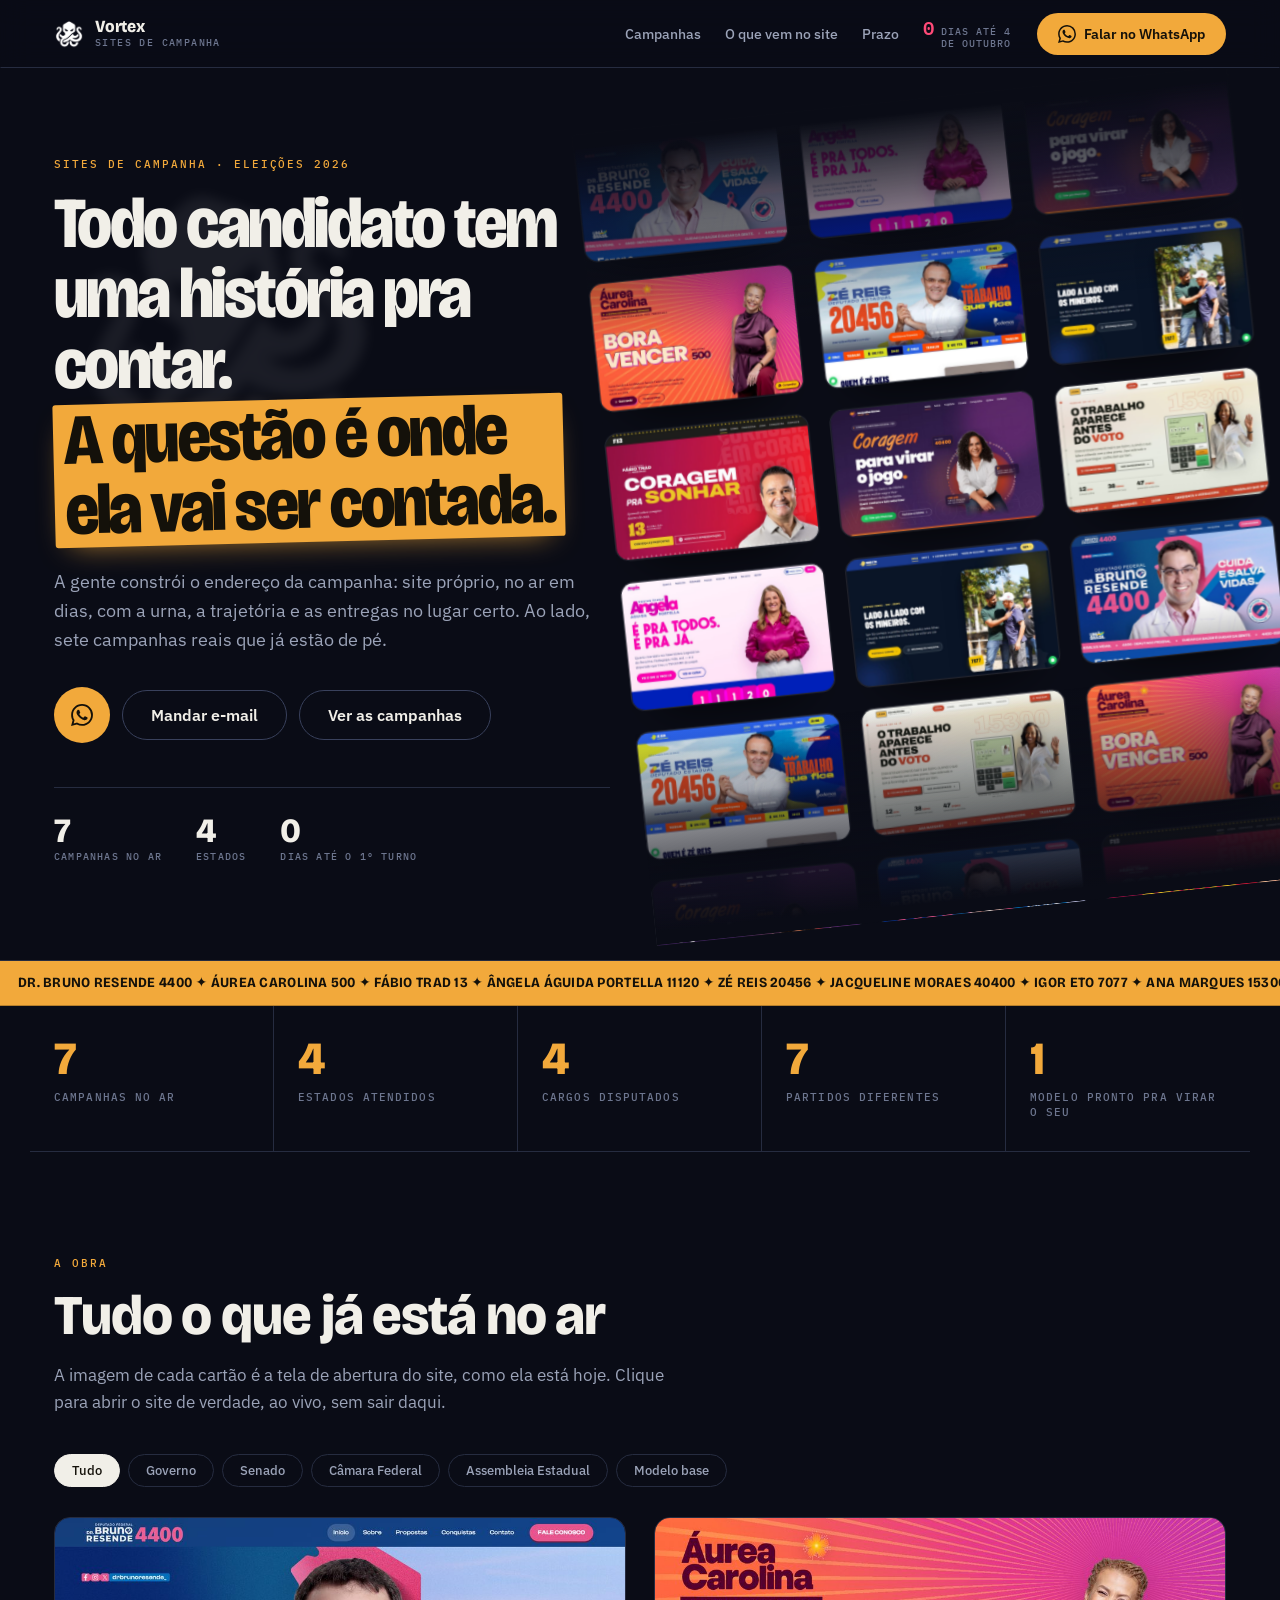
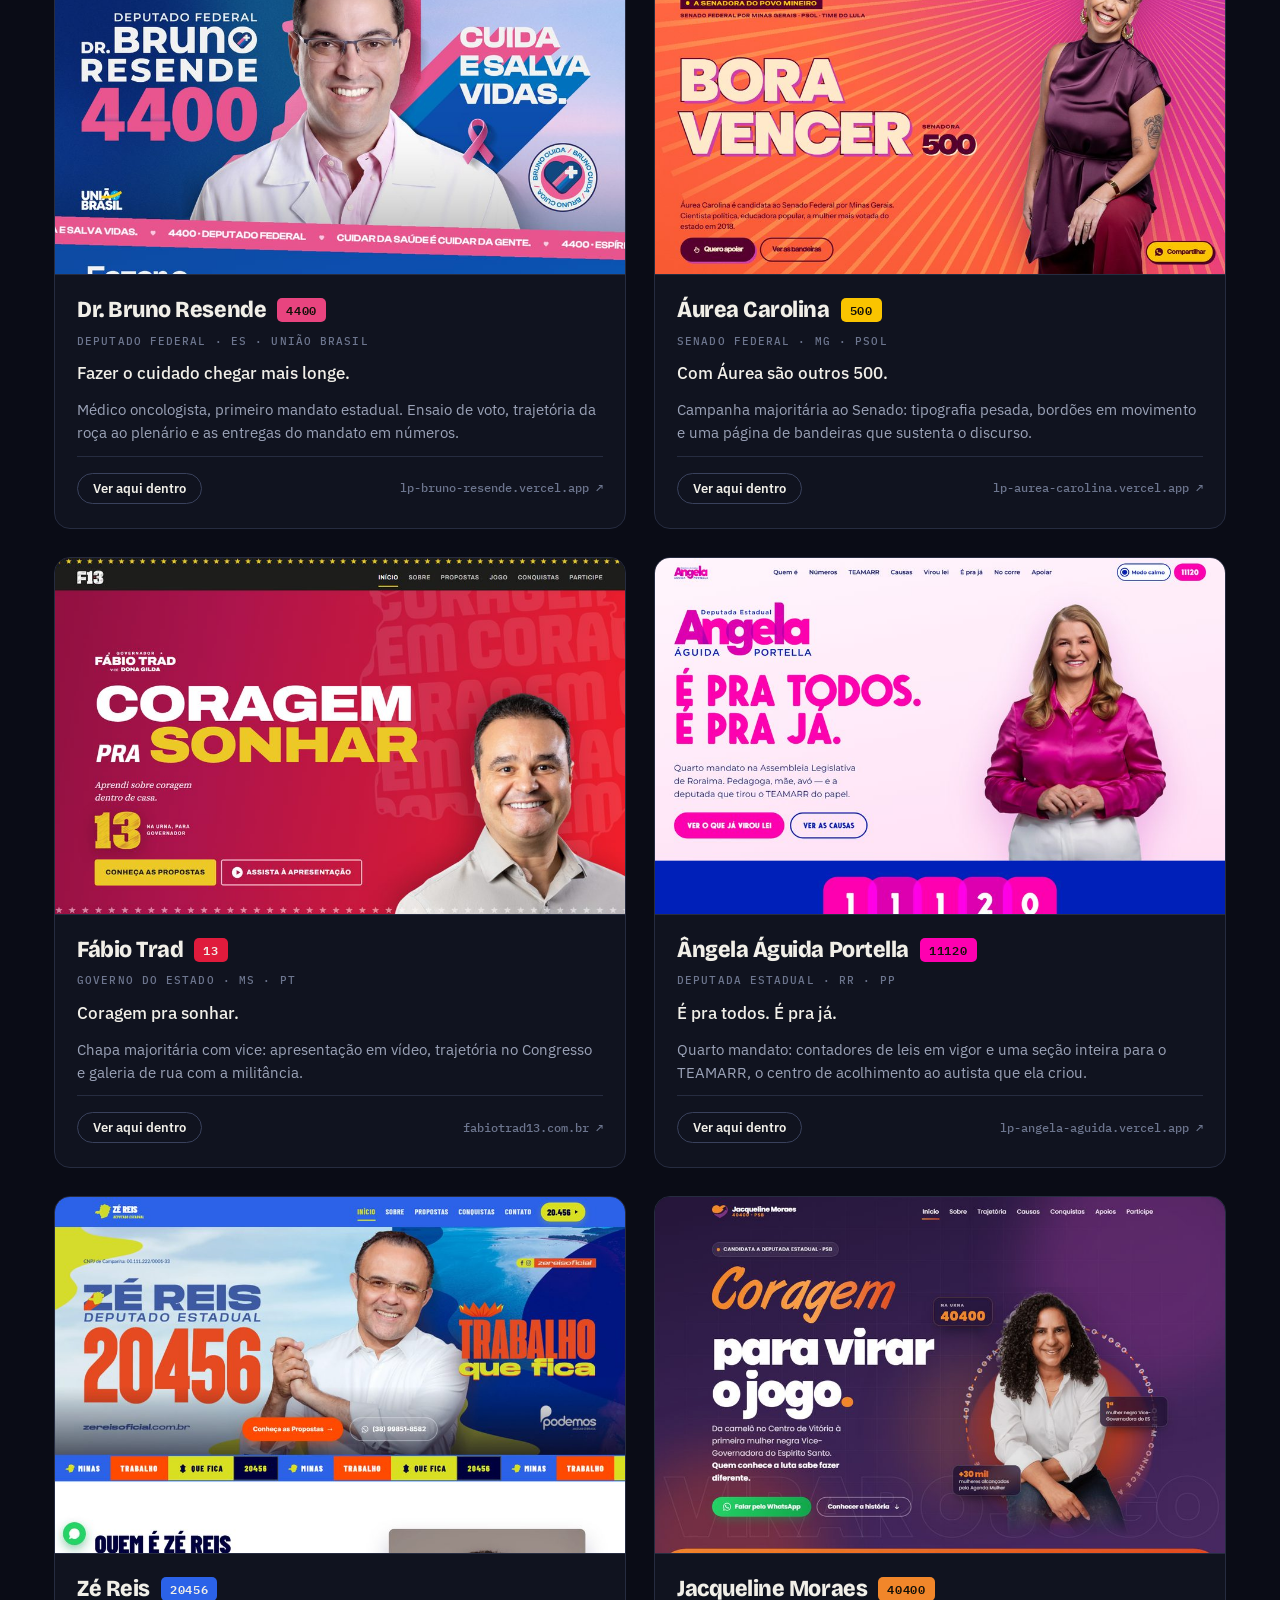
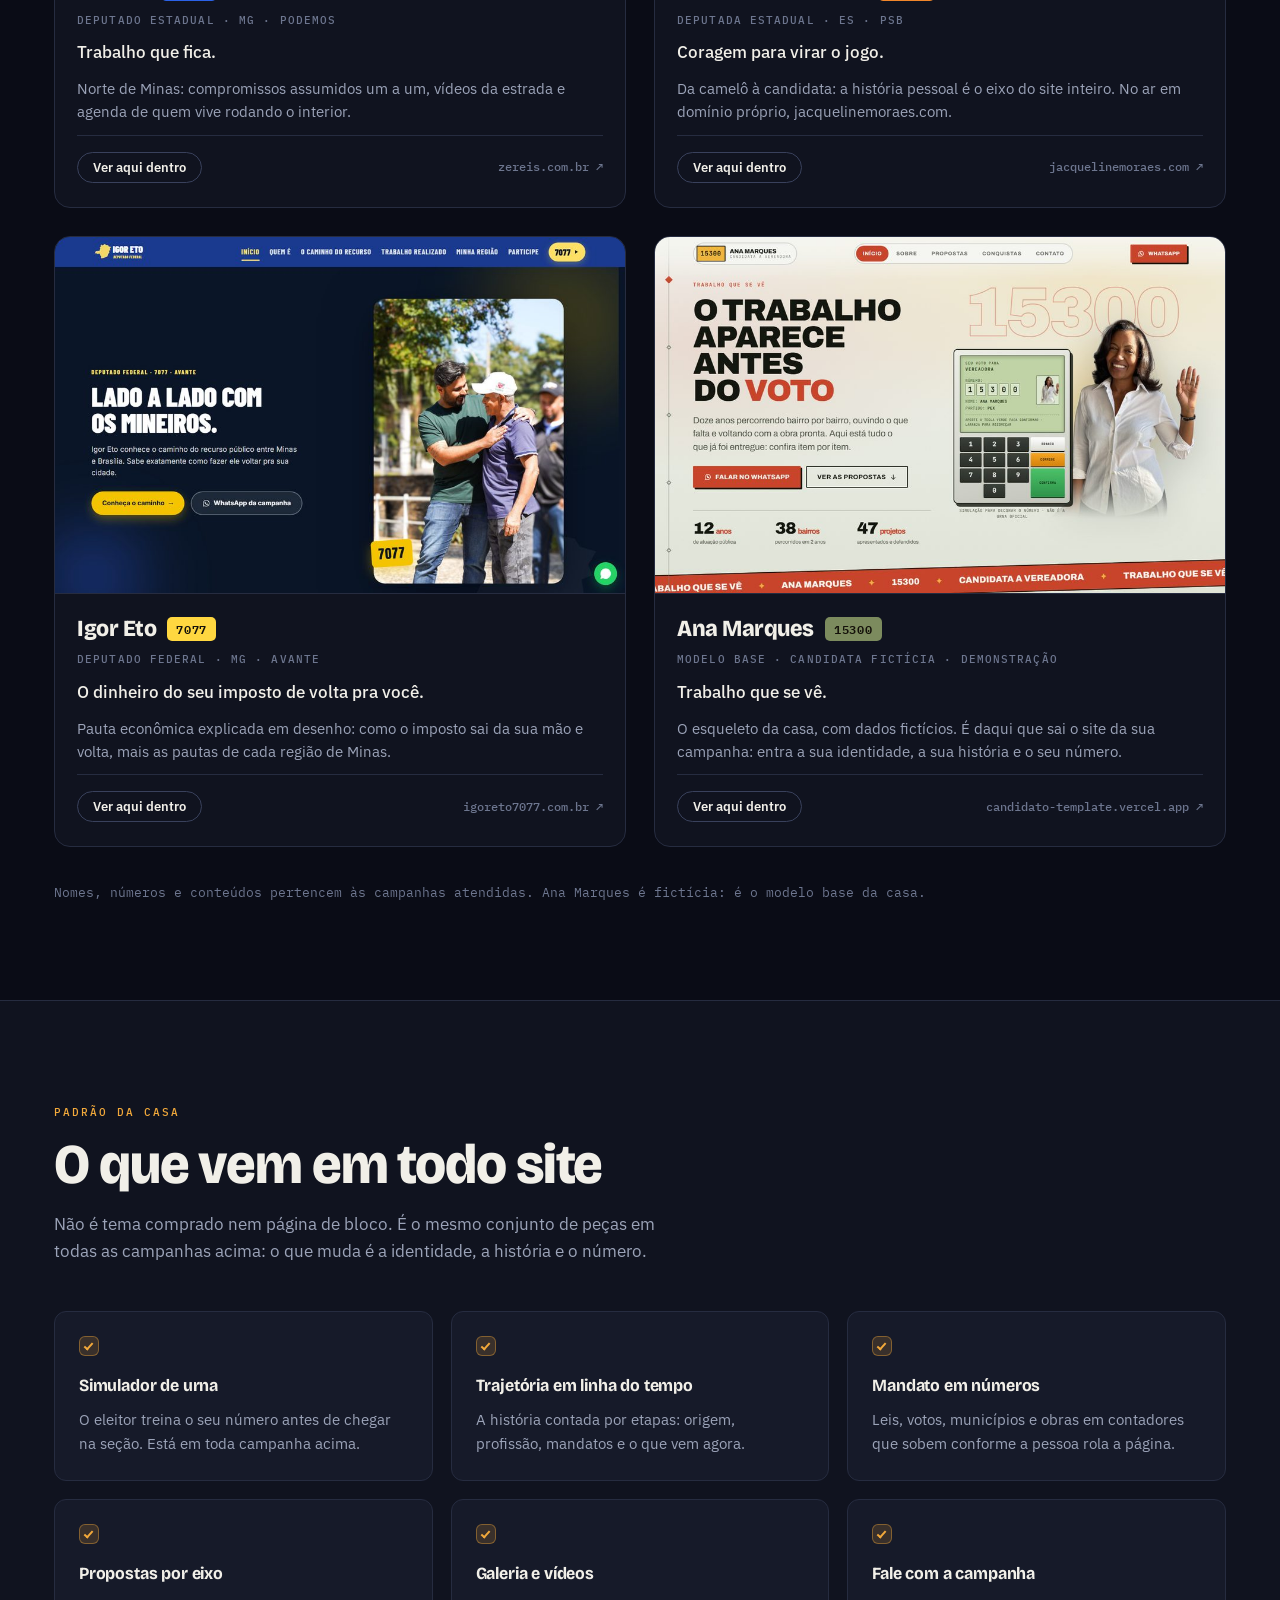
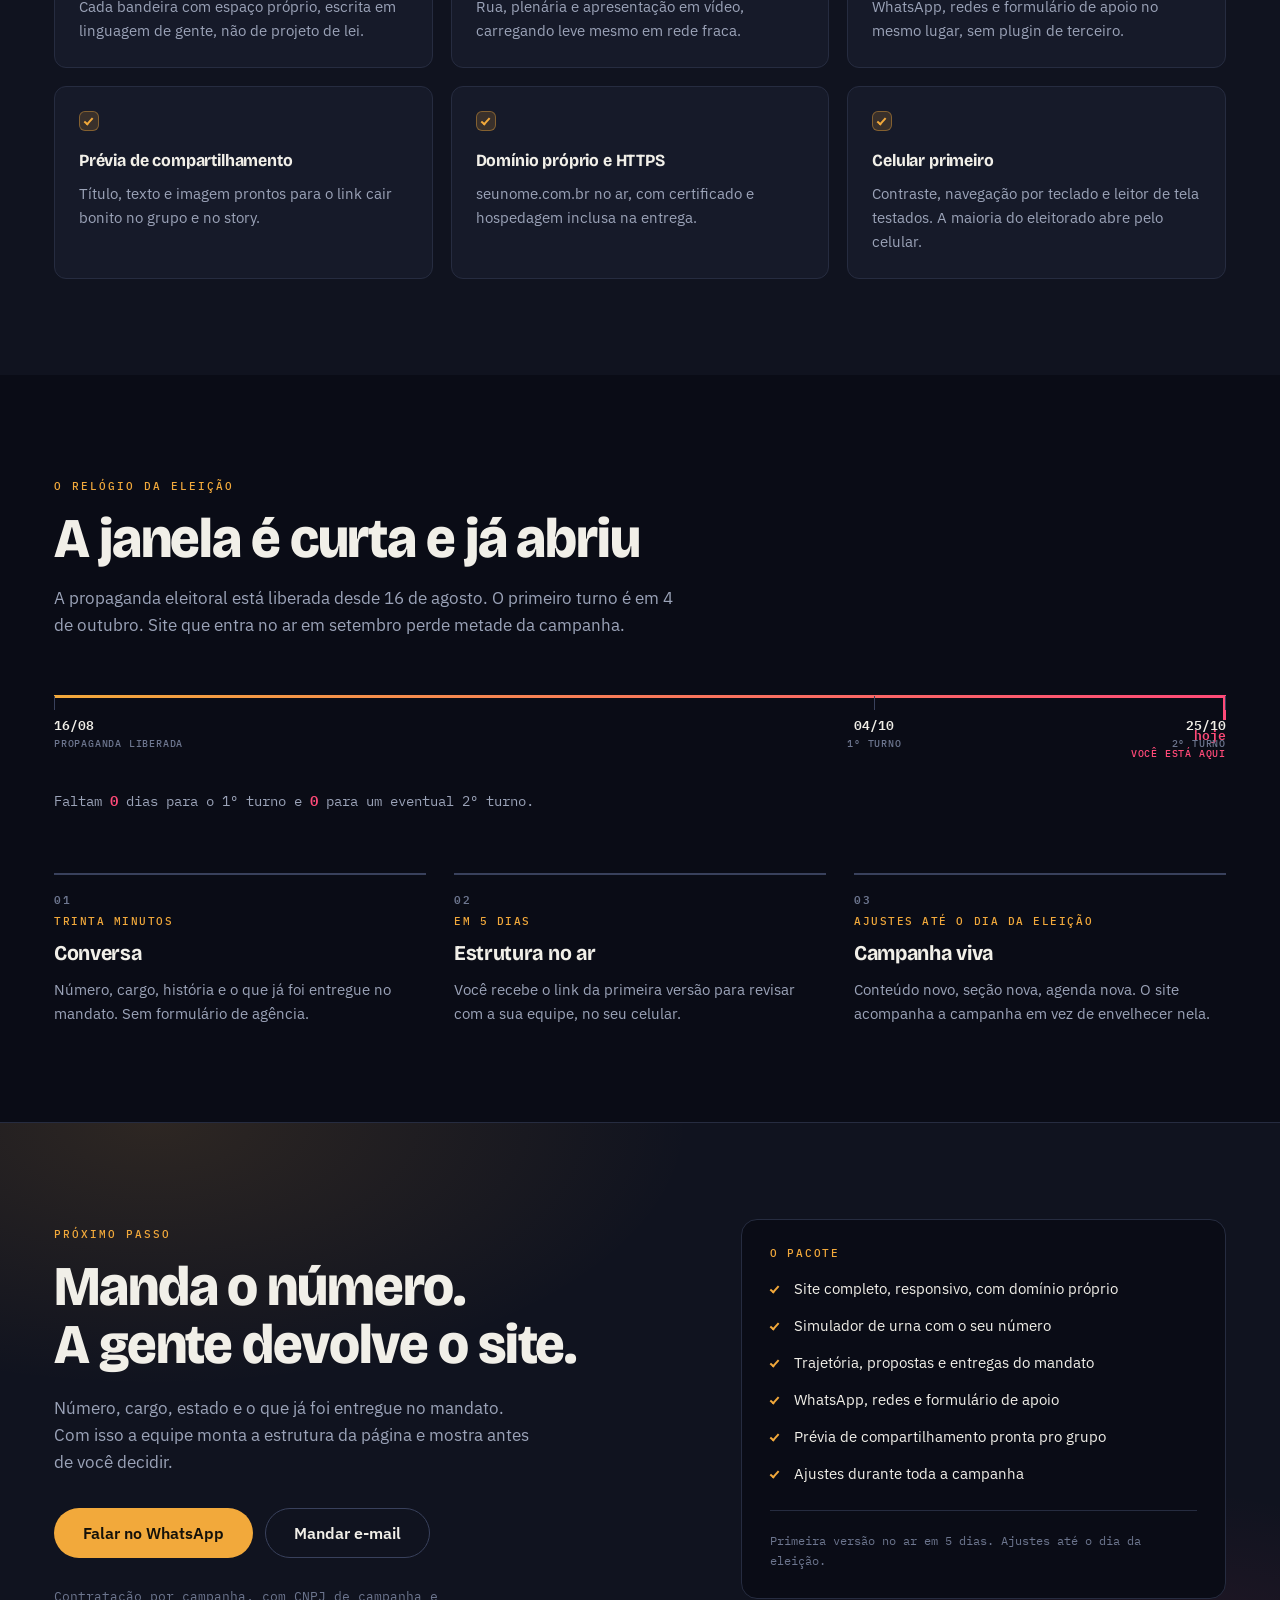
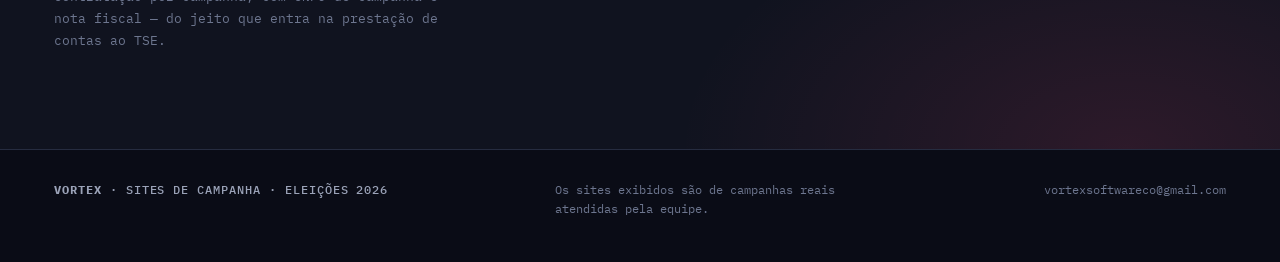
<file: index.html>
<!doctype html>
<html lang="pt-BR">
<head>
<meta charset="utf-8" />
<meta name="viewport" content="width=device-width, initial-scale=1, viewport-fit=cover" />
<meta name="theme-color" content="#0A0C16" />
<title>Vortex · Sites de campanha para as Eleições 2026</title>
<meta name="description" content="Estúdio de sites de campanha. Sete campanhas no ar em quatro estados, de deputado estadual a governador. Site próprio, com urna, trajetória e entregas no lugar certo." />
<link rel="icon" href="ativos/vortex-marca.png" type="image/png" />
<meta property="og:type" content="website" />
<meta property="og:locale" content="pt_BR" />
<meta property="og:title" content="Vortex · Sites de campanha para as Eleições 2026" />
<meta property="og:description" content="Sete campanhas no ar, em quatro estados, de deputado estadual a governador. Veja os sites funcionando." />
<meta property="og:image" content="https://vortex-portfolio-candidaturas.vercel.app/ativos/og.jpg" />
<meta property="og:image:width" content="1200" />
<meta property="og:image:height" content="630" />
<meta name="twitter:card" content="summary_large_image" />
<link rel="preconnect" href="https://fonts.googleapis.com" />
<link rel="preconnect" href="https://fonts.gstatic.com" crossorigin />
<link href="https://fonts.googleapis.com/css2?family=Bricolage+Grotesque:opsz,wdth,wght@12..96,75..100,400..800&family=IBM+Plex+Mono:wght@400;500;600&family=IBM+Plex+Sans:wght@400;500;600&display=swap" rel="stylesheet" />
<link rel="stylesheet" href="ativos/estilo.css" />
</head>
<body>
<a class="pular" href="#obra">Pular para as campanhas</a>

<header class="topo" id="topo">
  <div class="topo__interno">
    <a class="marca" href="#topo" aria-label="Página inicial">
      <img class="marca__glifo" src="ativos/vortex-marca.png" alt="" width="512" height="512" />
      <span class="marca__texto">
        <b data-marca-nome>Vortex</b>
        <i data-marca-linha>sites de campanha</i>
      </span>
    </a>

    <nav class="topo__nav" aria-label="Seções">
      <a href="#obra">Campanhas</a>
      <a href="#entrega">O que vem no site</a>
      <a href="#prazo">Prazo</a>
    </nav>

    <div class="topo__acao">
      <p class="relogio">
        <span class="relogio__num" data-dias-1t>—</span>
        <span class="relogio__rot">dias até 4 de outubro</span>
      </p>
      <a class="botao botao--acao botao--nav-zap" data-zap href="#contato" aria-label="Falar no WhatsApp">
        <svg xmlns="http://www.w3.org/2000/svg" width="18" height="18" viewBox="0 0 24 24" fill="currentColor" aria-hidden="true">
          <path d="M17.472 14.382c-.297-.149-1.758-.867-2.03-.967-.273-.099-.471-.148-.67.15-.197.297-.767.966-.94 1.164-.173.199-.347.223-.644.075-.297-.15-1.255-.463-2.39-1.475-.883-.788-1.48-1.761-1.653-2.059-.173-.297-.018-.458.13-.606.134-.133.298-.347.446-.52.149-.174.198-.298.298-.497.099-.198.05-.371-.025-.52-.075-.149-.669-1.612-.916-2.207-.242-.579-.487-.5-.669-.51-.173-.008-.371-.01-.57-.01-.198 0-.52.074-.792.372-.272.297-1.04 1.016-1.04 2.479 0 1.462 1.065 2.875 1.213 3.074.149.198 2.096 3.2 5.077 4.487.709.306 1.262.489 1.694.625.712.227 1.36.195 1.871.118.571-.085 1.758-.719 2.006-1.413.248-.694.248-1.289.173-1.413-.074-.124-.272-.198-.57-.347m-5.421 7.403h-.004a9.87 9.87 0 01-5.031-1.378l-.361-.214-3.741.982.998-3.648-.235-.374a9.86 9.86 0 01-1.51-5.26c.001-5.45 4.436-9.884 9.888-9.884 2.64 0 5.122 1.03 6.988 2.898a9.825 9.825 0 012.893 6.994c-.003 5.45-4.437 9.884-9.885 9.884m8.413-18.297A11.815 11.815 0 0012.05 0C5.495 0 .16 5.335.157 11.892c0 2.096.547 4.142 1.588 5.945L.057 24l6.305-1.654a11.882 11.882 0 005.683 1.448h.005c6.554 0 11.89-5.335 11.893-11.893a11.821 11.821 0 00-3.48-8.413z"/>
        </svg>
        <span class="botao__rotulo">Falar no WhatsApp</span>
      </a>
    </div>
  </div>
</header>

<main>
  <!-- ==================== CAPA ==================== -->
  <section class="capa" aria-labelledby="capa-titulo">
    <img class="capa__marca" src="ativos/vortex-marca.png" alt="" aria-hidden="true" width="512" height="512" />

    <div class="capa__interno">
      <div class="capa__texto">
        <p class="sobrancelha">Sites de campanha · Eleições 2026</p>
        <h1 class="capa__titulo" id="capa-titulo">
          Todo candidato tem<br />uma história pra contar.<br /><em>A questão é onde<br />ela vai ser contada.</em>
        </h1>
        <p class="capa__sub">
          A gente constrói o endereço da campanha: site próprio, no ar em dias, com a urna,
          a trajetória e as entregas no lugar certo. Ao lado, sete campanhas reais que já estão de pé.
        </p>
        <div class="capa__botoes">
          <a class="botao botao--acao botao--g botao--icone" data-zap href="#contato" aria-label="Falar no WhatsApp">
            <svg xmlns="http://www.w3.org/2000/svg" width="22" height="22" viewBox="0 0 24 24" fill="currentColor" aria-hidden="true">
              <path d="M17.472 14.382c-.297-.149-1.758-.867-2.03-.967-.273-.099-.471-.148-.67.15-.197.297-.767.966-.94 1.164-.173.199-.347.223-.644.075-.297-.15-1.255-.463-2.39-1.475-.883-.788-1.48-1.761-1.653-2.059-.173-.297-.018-.458.13-.606.134-.133.298-.347.446-.52.149-.174.198-.298.298-.497.099-.198.05-.371-.025-.52-.075-.149-.669-1.612-.916-2.207-.242-.579-.487-.5-.669-.51-.173-.008-.371-.01-.57-.01-.198 0-.52.074-.792.372-.272.297-1.04 1.016-1.04 2.479 0 1.462 1.065 2.875 1.213 3.074.149.198 2.096 3.2 5.077 4.487.709.306 1.262.489 1.694.625.712.227 1.36.195 1.871.118.571-.085 1.758-.719 2.006-1.413.248-.694.248-1.289.173-1.413-.074-.124-.272-.198-.57-.347m-5.421 7.403h-.004a9.87 9.87 0 01-5.031-1.378l-.361-.214-3.741.982.998-3.648-.235-.374a9.86 9.86 0 01-1.51-5.26c.001-5.45 4.436-9.884 9.888-9.884 2.64 0 5.122 1.03 6.988 2.898a9.825 9.825 0 012.893 6.994c-.003 5.45-4.437 9.884-9.885 9.884m8.413-18.297A11.815 11.815 0 0012.05 0C5.495 0 .16 5.335.157 11.892c0 2.096.547 4.142 1.588 5.945L.057 24l6.305-1.654a11.882 11.882 0 005.683 1.448h.005c6.554 0 11.89-5.335 11.893-11.893a11.821 11.821 0 00-3.48-8.413z"/>
            </svg>
          </a>
          <a class="botao botao--linha botao--g" data-email href="#contato">Mandar e-mail</a>
          <a class="botao botao--linha botao--g" href="#obra">Ver as campanhas</a>
        </div>

        <dl class="capa__mini">
          <div><dt>7</dt><dd>campanhas no ar</dd></div>
          <div><dt>4</dt><dd>estados</dd></div>
          <div><dt data-dias-1t-3>—</dt><dd>dias até o 1º turno</dd></div>
        </dl>
      </div>

      <!-- Parede de campanha: as telas de abertura de cada site, em movimento. -->
      <div class="parede" data-parede aria-hidden="true"></div>
    </div>
  </section>

  <!-- faixa de bordões, do mesmo jeito que os sites das campanhas usam -->
  <div class="faixa" aria-hidden="true"><div class="faixa__trilho" data-faixa></div></div>

  <!-- ==================== PLACAR ==================== -->
  <section class="placar" aria-label="Resumo do trabalho">
    <div class="placar__item"><b>7</b><span>campanhas no ar</span></div>
    <div class="placar__item"><b>4</b><span>estados atendidos</span></div>
    <div class="placar__item"><b>4</b><span>cargos disputados</span></div>
    <div class="placar__item"><b>7</b><span>partidos diferentes</span></div>
    <div class="placar__item"><b>1</b><span>modelo pronto pra virar o seu</span></div>
  </section>

  <!-- ==================== A OBRA ==================== -->
  <section class="obra" id="obra" aria-labelledby="obra-titulo">
    <div class="secao__cab">
      <p class="sobrancelha">A obra</p>
      <h2 class="secao__titulo" id="obra-titulo">Tudo o que já está no ar</h2>
      <p class="secao__sub">
        A imagem de cada cartão é a tela de abertura do site, como ela está hoje.
        Clique para abrir o site de verdade, ao vivo, sem sair daqui.
      </p>
    </div>

    <div class="filtros" data-filtros role="group" aria-label="Filtrar por cargo"></div>

    <ul class="grade" data-grade></ul>

    <p class="obra__nota">
      Nomes, números e conteúdos pertencem às campanhas atendidas. Ana Marques é fictícia: é o modelo base da casa.
    </p>
  </section>

  <!-- ==================== O QUE VEM NO SITE ==================== -->
  <section class="entrega" id="entrega" aria-labelledby="entrega-titulo">
    <div class="secao__cab">
      <p class="sobrancelha">Padrão da casa</p>
      <h2 class="secao__titulo" id="entrega-titulo">O que vem em todo site</h2>
      <p class="secao__sub">
        Não é tema comprado nem página de bloco. É o mesmo conjunto de peças em todas as campanhas
        acima: o que muda é a identidade, a história e o número.
      </p>
    </div>
    <ul class="itens" data-itens></ul>
  </section>

  <!-- ==================== PRAZO ==================== -->
  <section class="prazo" id="prazo" aria-labelledby="prazo-titulo">
    <div class="secao__cab">
      <p class="sobrancelha">O relógio da eleição</p>
      <h2 class="secao__titulo" id="prazo-titulo">A janela é curta e já abriu</h2>
      <p class="secao__sub">
        A propaganda eleitoral está liberada desde 16 de agosto. O primeiro turno é em 4 de outubro.
        Site que entra no ar em setembro perde metade da campanha.
      </p>
    </div>

    <div class="linha" data-linha></div>
    <p class="linha__legenda">
      Faltam <b data-dias-1t-2>—</b> dias para o 1º turno e <b data-dias-2t>—</b> para um eventual 2º turno.
    </p>

    <ol class="passos" data-passos></ol>
  </section>

  <!-- ==================== CONTATO ==================== -->
  <section class="contato" id="contato" aria-labelledby="contato-titulo">
    <div class="contato__interno">
      <div class="contato__texto">
        <p class="sobrancelha">Próximo passo</p>
        <h2 class="secao__titulo" id="contato-titulo">
          Manda o número.<br />A gente devolve o site.
        </h2>
        <p class="contato__sub">
          Número, cargo, estado e o que já foi entregue no mandato. Com isso a equipe monta a estrutura
          da página e mostra antes de você decidir.
        </p>
        <div class="capa__botoes">
          <a class="botao botao--acao botao--g" data-zap href="#contato">Falar no WhatsApp</a>
          <a class="botao botao--linha botao--g" data-email href="#contato">Mandar e-mail</a>
        </div>
        <p class="contato__fiscal">
          Contratação por campanha, com CNPJ de campanha e nota fiscal — do jeito que entra na
          prestação de contas ao TSE.
        </p>
      </div>

      <aside class="contato__cartao" aria-label="Resumo do serviço">
        <p class="cartao__rot">O pacote</p>
        <ul class="cartao__lista">
          <li>Site completo, responsivo, com domínio próprio</li>
          <li>Simulador de urna com o seu número</li>
          <li>Trajetória, propostas e entregas do mandato</li>
          <li>WhatsApp, redes e formulário de apoio</li>
          <li>Prévia de compartilhamento pronta pro grupo</li>
          <li>Ajustes durante toda a campanha</li>
        </ul>
        <p class="cartao__rodape" data-prazo-cartao></p>
      </aside>
    </div>
  </section>
</main>

<footer class="rodape">
  <div class="rodape__interno">
    <p class="rodape__marca"><b data-marca-nome>Vortex</b> · sites de campanha · Eleições 2026</p>
    <p class="rodape__nota">
      Os sites exibidos são de campanhas reais atendidas pela equipe.
    </p>
    <p class="rodape__nota">
      <a class="rodape__email" data-email href="#contato">vortexsoftwareco@gmail.com</a>
    </p>
  </div>
</footer>

<!-- ==================== VISOR AO VIVO ==================== -->
<div class="visor" data-visor hidden>
  <div class="visor__fundo" data-fechar-visor></div>
  <div class="visor__caixa" role="dialog" aria-modal="true" aria-labelledby="visor-titulo">
    <header class="visor__topo">
      <div class="visor__id">
        <h3 id="visor-titulo" data-visor-nome>—</h3>
        <p data-visor-meta>—</p>
      </div>
      <div class="visor__ferramentas">
        <div class="alternador" role="group" aria-label="Tamanho da tela">
          <button type="button" data-tela="desktop" class="alternador__b is-on">Computador</button>
          <button type="button" data-tela="celular" class="alternador__b">Celular</button>
        </div>
        <a class="botao botao--linha botao--p" data-visor-link href="#" target="_blank" rel="noopener">Abrir o site</a>
        <button class="visor__x" type="button" data-fechar-visor aria-label="Fechar">✕</button>
      </div>
    </header>
    <div class="visor__palco" data-palco>
      <p class="visor__carga">carregando o site…</p>
      <iframe class="visor__frame" data-frame-visor title="Site da campanha, ao vivo"
              referrerpolicy="no-referrer"
              sandbox="allow-scripts allow-same-origin allow-popups allow-forms"></iframe>
    </div>
  </div>
</div>

<script src="ativos/app.js" defer></script>
</body>
</html>
</file>
<file: ativos/estilo.css>
/* =========================================================
   Primeiro Turno — sites de campanha
   Direção: galeria noturna. Fundo breu azulado, tipografia
   clara, âmbar para ação e rosa para tempo. A cor forte vem
   das campanhas: as telas dos sites é que acendem a página.
   ========================================================= */

:root {
  --breu: #0a0c16;
  --breu-2: #10131f;
  --breu-3: #161a29;
  --linha: #262c40;
  --linha-2: #39415c;

  --papel: #f1efe8;
  --bruma: #9ba3b8;
  --bruma-2: #6d768f;

  --ambar: #f2a93b;
  --ambar-esc: #d98f22;
  --rosa: #ff4a78;

  --display: "Bricolage Grotesque", "Archivo", system-ui, sans-serif;
  --corpo: "IBM Plex Sans", system-ui, -apple-system, Segoe UI, sans-serif;
  --mono: "IBM Plex Mono", ui-monospace, Consolas, monospace;

  --larg: 1220px;
  --raio: 6px;
  --raio-g: 16px;
  --sombra: 0 30px 60px -30px rgba(0, 0, 0, 0.85);
}

*,
*::before,
*::after { box-sizing: border-box; }

html {
  scroll-behavior: smooth;
  background: var(--breu);
  scrollbar-color: var(--linha-2) var(--breu);
  scrollbar-width: thin;
}

::-webkit-scrollbar { width: 13px; height: 13px; }
::-webkit-scrollbar-track { background: var(--breu); }
::-webkit-scrollbar-thumb {
  background: var(--linha-2);
  border: 3px solid var(--breu);
  border-radius: 999px;
}
::-webkit-scrollbar-thumb:hover { background: var(--ambar); }
::-webkit-scrollbar-corner { background: var(--breu); }

::selection { background: var(--ambar); color: #14110a; }

body {
  margin: 0;
  background: var(--breu);
  color: var(--papel);
  font-family: var(--corpo);
  font-size: 17px;
  line-height: 1.6;
  -webkit-font-smoothing: antialiased;
  overflow-x: hidden;
}

img, svg, iframe { display: block; max-width: 100%; }

.pular {
  position: absolute;
  left: -999px;
  top: 0;
  z-index: 60;
  background: var(--ambar);
  color: #14110a;
  padding: 12px 18px;
  font: 600 14px/1 var(--corpo);
}
.pular:focus { left: 8px; top: 8px; }

:focus-visible {
  outline: 2px solid var(--ambar);
  outline-offset: 3px;
  border-radius: 2px;
}

/* ---------- tipografia base ---------- */
.sobrancelha {
  margin: 0 0 18px;
  display: inline-flex;
  align-items: center;
  font: 500 11px/1 var(--mono);
  letter-spacing: 0.18em;
  text-transform: uppercase;
  color: var(--ambar);
}

.secao__titulo {
  margin: 0;
  font-family: var(--display);
  font-variation-settings: "wdth" 96, "wght" 800, "opsz" 72;
  font-weight: 800;
  font-size: clamp(32px, 4.6vw, 56px);
  line-height: 1.02;
  letter-spacing: -0.02em;
}

.secao__cab { max-width: 780px; }
.secao__sub {
  margin: 18px 0 0;
  max-width: 62ch;
  color: var(--bruma);
  font-size: 17px;
}

/* ---------- botões ---------- */
.botao {
  display: inline-flex;
  align-items: center;
  justify-content: center;
  gap: 8px;
  border: 1px solid transparent;
  border-radius: 999px;
  padding: 11px 20px;
  font: 600 14px/1 var(--corpo);
  text-decoration: none;
  cursor: pointer;
  transition: transform 0.16s ease, background-color 0.16s ease, color 0.16s ease,
    border-color 0.16s ease;
}
.botao--g { padding: 16px 28px; font-size: 16px; }
.botao--p { padding: 8px 15px; font-size: 13px; }

.botao--acao {
  background: var(--ambar);
  color: #14110a;
}
.botao--acao:hover { background: var(--ambar-esc); transform: translateY(-2px); }

.botao--linha {
  border-color: var(--linha-2);
  color: var(--papel);
  background: transparent;
}
.botao--linha:hover { border-color: var(--papel); background: rgba(241, 239, 232, 0.06); }

/* =========================================================
   TOPO
   ========================================================= */
.topo {
  position: fixed;
  /* Sempre left:0 / right:0 — centralizamos via margin no interno */
  left: 0;
  right: 0;
  top: 0;
  z-index: 40;
  /* Margem lateral que "encolhe" a navbar ao virar pílula */
  margin-inline: 0;
  border-radius: 0;
  background: rgba(10, 12, 22, 0.82);
  backdrop-filter: blur(14px);
  border: 1px solid transparent;
  border-bottom-color: var(--linha);
  box-shadow: none;
  transition:
    top         0.4s cubic-bezier(0.16, 1, 0.3, 1),
    margin      0.4s cubic-bezier(0.16, 1, 0.3, 1),
    border-radius 0.4s ease,
    border-color  0.3s ease,
    background    0.3s ease,
    box-shadow    0.3s ease;
}

/* Estado pílula — ativado via JS ao scrollar */
.topo.is-pill {
  top: 14px;
  /* Recua as bordas para criar o efeito de pílula flutuante */
  margin-inline: clamp(12px, 3vw, 40px);
  border-radius: 999px;
  border-color: rgba(255, 255, 255, 0.09);
  background: rgba(8, 10, 20, 0.94);
  box-shadow:
    0 2px 0  rgba(255, 255, 255, 0.04) inset,
    0 10px 40px -6px rgba(0, 0, 0, 0.55);
}
.topo.is-pill .topo__interno {
  padding: 7px 18px;
}

.topo__interno {
  max-width: var(--larg);
  margin: 0 auto;
  padding: 12px 24px;
  display: flex;
  align-items: center;
  gap: 24px;
  transition: padding 0.4s ease;
}

/* Espaçador para compensar o header fixed */
body { padding-top: 65px; }

.marca { display: flex; align-items: center; gap: 11px; text-decoration: none; color: var(--papel); }
.marca__glifo {
  width: 30px;
  height: 30px;
  flex: none;
  object-fit: contain;
}
.marca__texto { display: grid; line-height: 1.1; }
.marca__texto b {
  font-family: var(--display);
  font-variation-settings: "wdth" 92, "wght" 800, "opsz" 20;
  font-size: 17px;
  letter-spacing: -0.01em;
}
.marca__texto i {
  font: 500 10px/1.4 var(--mono);
  font-style: normal;
  letter-spacing: 0.14em;
  text-transform: uppercase;
  color: var(--bruma-2);
}

.topo__nav { display: flex; gap: 24px; margin-left: auto; }
.topo__nav a {
  color: var(--bruma);
  text-decoration: none;
  font: 500 14px/1 var(--corpo);
  padding: 6px 0;
  border-bottom: 1px solid transparent;
}
.topo__nav a:hover { color: var(--papel); border-bottom-color: var(--ambar); }

.topo__acao { display: flex; align-items: center; gap: 18px; }
.relogio { margin: 0; display: flex; align-items: baseline; gap: 7px; }
.relogio__num {
  font: 600 19px/1 var(--mono);
  color: var(--rosa);
  font-variant-numeric: tabular-nums;
}
.relogio__rot {
  font: 500 10px/1.2 var(--mono);
  letter-spacing: 0.1em;
  text-transform: uppercase;
  color: var(--bruma-2);
  max-width: 78px;
}

/* =========================================================
   CAPA
   ========================================================= */
.capa {
  position: relative;
  overflow: hidden;
  border-bottom: 1px solid var(--linha);
}
.capa__marca {
  position: absolute;
  top: clamp(34px, 8vw, 104px);
  left: clamp(-106px, 5vw, 72px);
  width: clamp(210px, 25vw, 390px);
  height: auto;
  opacity: 0.065;
  filter: blur(6px);
  transform: rotate(-12deg);
  pointer-events: none;
}
.capa__interno {
  position: relative;
  z-index: 1;
  max-width: var(--larg);
  margin: 0 auto;
  padding: 84px 24px 96px;
  display: grid;
  grid-template-columns: minmax(0, 1fr) minmax(0, 1.02fr);
  gap: 48px;
  align-items: center;
  min-height: clamp(620px, 86svh, 900px);
}

.capa__texto { max-width: 620px; position: relative; z-index: 2; }
.capa__titulo {
  margin: 0;
  font-family: var(--display);
  font-variation-settings: "wdth" 88, "wght" 800, "opsz" 96;
  font-weight: 800;
  font-size: clamp(40px, 5.6vw, 76px);
  line-height: 0.98;
  letter-spacing: -0.035em;
}
/* A última linha vem como adesivo de campanha, colado torto na parede. */
.capa__titulo em {
  font-style: normal;
  display: inline-block;
  background: var(--ambar);
  color: #14110a;
  padding: 0 0.14em 0.04em;
  border-radius: 3px;
  transform: rotate(-1.4deg);
  box-shadow: 0 12px 30px -16px rgba(242, 169, 59, 0.8);
}
.capa__sub {
  margin: 26px 0 0;
  max-width: 50ch;
  font-size: 18px;
  color: var(--bruma);
}
.capa__botoes { display: flex; flex-wrap: wrap; gap: 12px; margin-top: 32px; align-items: center; }
.botao--icone { padding: 16px; aspect-ratio: 1; }

.capa__mini {
  display: flex;
  flex-wrap: wrap;
  gap: 34px;
  margin: 44px 0 0;
  padding-top: 26px;
  border-top: 1px solid var(--linha);
}
.capa__mini div { display: grid; gap: 2px; }
.capa__mini dt {
  font-family: var(--display);
  font-variation-settings: "wdth" 96, "wght" 800, "opsz" 40;
  font-size: 34px;
  line-height: 1;
  color: var(--papel);
}
.capa__mini dd {
  margin: 0;
  font: 500 10px/1.4 var(--mono);
  letter-spacing: 0.12em;
  text-transform: uppercase;
  color: var(--bruma-2);
}

/* ---------- parede de campanha (assinatura) ---------- */
.parede {
  position: relative;
  height: min(78svh, 780px);
  overflow: hidden;
  display: flex;
  gap: 18px;
  justify-content: center;
  transform: rotate(-6deg) scale(1.16);
  transform-origin: center;
}
.parede::before,
.parede::after {
  content: "";
  position: absolute;
  left: 0;
  right: 0;
  height: 26%;
  z-index: 2;
  pointer-events: none;
}
.parede::before { top: 0; background: linear-gradient(to bottom, var(--breu) 6%, transparent); }
.parede::after { bottom: 0; background: linear-gradient(to top, var(--breu) 6%, transparent); }

.parede__col { width: 33%; max-width: 260px; overflow: hidden; }
.parede__fita {
  display: grid;
  grid-template-columns: minmax(0, 1fr);
  gap: 18px;
  animation: subir var(--dur, 46s) linear infinite;
  will-change: transform;
}
.parede__col--tras .parede__fita { animation-direction: reverse; }
@keyframes subir {
  from { transform: translateY(0); }
  to { transform: translateY(-50%); }
}
.parede:hover .parede__fita { animation-play-state: paused; }

.tela {
  /* A cor da campanha vem da própria tela do site: aqui só moldura. */
  margin: 0;
  border-radius: 12px;
  overflow: hidden;
  background: var(--breu-2);
  border: 1px solid rgba(241, 239, 232, 0.09);
  box-shadow: 0 24px 44px -28px rgba(0, 0, 0, 0.95);
  position: relative;
}
.tela img {
  width: 100%;
  height: auto;
  aspect-ratio: 16 / 10;
  object-fit: cover;
  object-position: top center;
}

/* ---------- faixa de bordões ---------- */
.faixa {
  overflow: hidden;
  background: var(--ambar);
  border-bottom: 1px solid rgba(0, 0, 0, 0.25);
}
.faixa__trilho {
  display: flex;
  width: max-content;
  animation: correr 42s linear infinite;
}
.faixa__trilho span {
  display: inline-flex;
  align-items: center;
  gap: 14px;
  padding: 11px 18px;
  color: #14110a;
  font-family: var(--display);
  font-variation-settings: "wdth" 92, "wght" 700, "opsz" 20;
  font-size: 14px;
  letter-spacing: 0.02em;
  text-transform: uppercase;
  white-space: nowrap;
}
@keyframes correr {
  from { transform: translateX(0); }
  to { transform: translateX(-50%); }
}

/* =========================================================
   PLACAR
   ========================================================= */
.placar {
  max-width: var(--larg);
  margin: 0 auto;
  display: grid;
  grid-template-columns: repeat(5, 1fr);
  border-bottom: 1px solid var(--linha);
}
.placar__item {
  padding: 30px 24px;
  border-right: 1px solid var(--linha);
}
.placar__item:last-child { border-right: 0; }
.placar__item b {
  display: block;
  font-family: var(--display);
  font-variation-settings: "wdth" 96, "wght" 800, "opsz" 48;
  font-size: 46px;
  line-height: 1;
  color: var(--ambar);
}
.placar__item span {
  display: block;
  margin-top: 8px;
  font: 500 11px/1.4 var(--mono);
  letter-spacing: 0.1em;
  text-transform: uppercase;
  color: var(--bruma-2);
}

/* =========================================================
   OBRA
   ========================================================= */
.obra { max-width: var(--larg); margin: 0 auto; padding: 96px 24px; }

.filtros { display: flex; flex-wrap: wrap; gap: 8px; margin: 38px 0 30px; }
.filtro {
  border: 1px solid var(--linha);
  border-radius: 999px;
  background: transparent;
  color: var(--bruma);
  padding: 9px 17px;
  font: 500 13px/1 var(--corpo);
  cursor: pointer;
  transition: color 0.15s ease, border-color 0.15s ease, background-color 0.15s ease;
}
.filtro:hover { border-color: var(--linha-2); color: var(--papel); }
.filtro.is-on { background: var(--papel); border-color: var(--papel); color: #14110a; }

.grade {
  list-style: none;
  margin: 0;
  padding: 0;
  display: grid;
  grid-template-columns: repeat(2, 1fr);
  gap: 28px;
}
.cartao {
  position: relative;
  border: 1px solid var(--linha);
  border-radius: var(--raio-g);
  background: var(--breu-2);
  overflow: hidden;
  display: flex;
  flex-direction: column;
  transition: transform 0.25s ease, border-color 0.25s ease, box-shadow 0.25s ease;
}
.cartao:hover {
  transform: translateY(-4px);
  border-color: var(--linha-2);
  box-shadow: var(--sombra);
}
.cartao.is-fora { display: none; }

.cartao__tela {
  position: relative;
  overflow: hidden;
  border-bottom: 1px solid var(--linha);
  background: var(--breu-3);
}
.cartao__tela img {
  width: 100%;
  height: auto;
  aspect-ratio: 16 / 10;
  object-fit: cover;
  object-position: top center;
  transition: transform 0.6s cubic-bezier(0.2, 0.7, 0.3, 1);
}
.cartao:hover .cartao__tela img { transform: scale(1.05); }

.cartao__abrir {
  position: absolute;
  inset: 0;
  z-index: 4;
  border: 0;
  width: 100%;
  cursor: pointer;
  background: linear-gradient(to top, rgba(10, 12, 22, 0.75), transparent 55%);
  display: flex;
  align-items: flex-end;
  justify-content: flex-start;
  padding: 18px;
  opacity: 0;
  transition: opacity 0.22s ease;
}
.cartao:hover .cartao__abrir,
.cartao__abrir:focus-visible { opacity: 1; }
.cartao__abrir span {
  background: var(--papel);
  color: #14110a;
  border-radius: 999px;
  padding: 10px 18px;
  font: 600 13px/1 var(--corpo);
}

.cartao__corpo { padding: 22px 22px 24px; display: flex; flex-direction: column; gap: 11px; flex: 1; }
.cartao__linha { display: flex; align-items: center; gap: 11px; flex-wrap: wrap; }
.cartao__nome {
  margin: 0;
  font-family: var(--display);
  font-variation-settings: "wdth" 94, "wght" 800, "opsz" 28;
  font-size: 23px;
  line-height: 1.1;
  letter-spacing: -0.02em;
}
.cartao__num {
  font: 600 12px/1 var(--mono);
  padding: 6px 9px;
  border-radius: 5px;
  letter-spacing: 0.06em;
  background: var(--cor, var(--ambar));
  color: var(--corTexto, #14110a);
}
.cartao__meta {
  margin: 0;
  font: 500 11px/1.4 var(--mono);
  letter-spacing: 0.1em;
  text-transform: uppercase;
  color: var(--bruma-2);
}
.cartao__lema { margin: 0; font-size: 17px; font-weight: 500; color: var(--papel); }
.cartao__nota { margin: 0; font-size: 14.5px; color: var(--bruma); }
.cartao__pe {
  margin-top: auto;
  padding-top: 16px;
  border-top: 1px solid var(--linha);
  display: flex;
  gap: 10px;
  align-items: center;
  flex-wrap: wrap;
}
.cartao__link {
  margin-left: auto;
  font: 500 12px/1 var(--mono);
  color: var(--bruma-2);
  text-decoration: none;
}
.cartao__link:hover { color: var(--ambar); }

.obra__nota {
  margin: 36px 0 0;
  font: 400 13px/1.6 var(--mono);
  color: var(--bruma-2);
}

/* =========================================================
   ENTREGA
   ========================================================= */
.entrega {
  border-top: 1px solid var(--linha);
  background: var(--breu-2);
}
.entrega .secao__cab { max-width: var(--larg); margin: 0 auto; padding: 96px 24px 0; }
.itens {
  list-style: none;
  max-width: var(--larg);
  margin: 0 auto;
  padding: 46px 24px 96px;
  display: grid;
  grid-template-columns: repeat(3, 1fr);
  gap: 18px;
}
.item {
  background: var(--breu-3);
  border: 1px solid var(--linha);
  border-radius: 12px;
  padding: 24px;
  transition: border-color 0.2s ease, transform 0.2s ease;
}
.item:hover { border-color: var(--linha-2); transform: translateY(-2px); }
.item h3 {
  margin: 0 0 8px;
  font-family: var(--display);
  font-variation-settings: "wdth" 94, "wght" 700, "opsz" 20;
  font-size: 17px;
  letter-spacing: -0.01em;
}
.item p { margin: 0; font-size: 15px; color: var(--bruma); }
.item__marca {
  display: block;
  margin-bottom: 16px;
  width: 20px;
  height: 20px;
  border-radius: 6px;
  background: rgba(242, 169, 59, 0.16);
  border: 1px solid rgba(242, 169, 59, 0.4);
  position: relative;
}
.item__marca::after {
  content: "";
  position: absolute;
  left: 6px; top: 4px;
  width: 5px; height: 9px;
  border: 2px solid var(--ambar);
  border-top: 0;
  border-left: 0;
  transform: rotate(42deg);
}

/* =========================================================
   PRAZO
   ========================================================= */
.prazo { max-width: var(--larg); margin: 0 auto; padding: 96px 24px; }

.linha {
  position: relative;
  margin: 56px 0 0;
  height: 78px;
  border-top: 1px solid var(--linha-2);
}
.marco {
  position: absolute;
  top: 0;
  transform: translateX(-50%);
  text-align: center;
  width: 130px;
}
.marco::before {
  content: "";
  display: block;
  width: 1px;
  height: 14px;
  margin: 0 auto;
  background: var(--linha-2);
}
.marco b {
  display: block;
  margin-top: 9px;
  font: 600 13px/1 var(--mono);
  color: var(--papel);
}
.marco span {
  display: block;
  margin-top: 5px;
  font: 500 10px/1.3 var(--mono);
  letter-spacing: 0.08em;
  text-transform: uppercase;
  color: var(--bruma-2);
}
.marco--ini { transform: translateX(0); text-align: left; }
.marco--ini::before { margin: 0; }
.marco--fim { transform: translateX(-100%); text-align: right; }
.marco--fim::before { margin: 0 0 0 auto; }
.marco--hoje::before { height: 24px; width: 3px; background: var(--rosa); }
.marco--hoje b,
.marco--hoje span { color: var(--rosa); }
.linha__preenche {
  position: absolute;
  top: -1px;
  left: 0;
  height: 3px;
  background: linear-gradient(90deg, var(--ambar), var(--rosa));
}
.linha__legenda { margin: 16px 0 0; font: 400 14px/1.6 var(--mono); color: var(--bruma); }
.linha__legenda b { color: var(--rosa); font-weight: 600; }

.passos {
  list-style: none;
  margin: 60px 0 0;
  padding: 0;
  display: grid;
  grid-template-columns: repeat(3, 1fr);
  gap: 28px;
  counter-reset: passo;
}
.passo {
  border-top: 2px solid var(--linha-2);
  padding-top: 18px;
  counter-increment: passo;
}
.passo::before {
  content: "0" counter(passo);
  display: block;
  font: 600 11px/1 var(--mono);
  letter-spacing: 0.14em;
  color: var(--bruma-2);
  margin-bottom: 12px;
}
.passo b {
  display: block;
  font: 500 11px/1 var(--mono);
  letter-spacing: 0.14em;
  text-transform: uppercase;
  color: var(--ambar);
  margin-bottom: 10px;
}
.passo h3 {
  margin: 0 0 8px;
  font-family: var(--display);
  font-variation-settings: "wdth" 94, "wght" 700, "opsz" 24;
  font-size: 21px;
  letter-spacing: -0.015em;
}
.passo p { margin: 0; color: var(--bruma); font-size: 15px; }

/* =========================================================
   CONTATO
   ========================================================= */
.contato {
  border-top: 1px solid var(--linha);
  background:
    radial-gradient(60% 60% at 12% 0%, rgba(242, 169, 59, 0.13), transparent 70%),
    radial-gradient(50% 60% at 88% 100%, rgba(255, 74, 120, 0.12), transparent 70%),
    var(--breu-2);
}
.contato__interno {
  max-width: var(--larg);
  margin: 0 auto;
  padding: 96px 24px;
  display: grid;
  grid-template-columns: 1.3fr 1fr;
  gap: 56px;
  align-items: start;
}
.contato__sub { margin: 22px 0 0; max-width: 48ch; color: var(--bruma); font-size: 17px; }
.contato__fiscal {
  margin: 28px 0 0;
  max-width: 52ch;
  font: 400 13px/1.7 var(--mono);
  color: var(--bruma-2);
}
.contato__cartao {
  background: var(--breu);
  border: 1px solid var(--linha);
  border-radius: var(--raio-g);
  padding: 28px;
}
.cartao__rot {
  margin: 0 0 18px;
  font: 500 11px/1 var(--mono);
  letter-spacing: 0.16em;
  text-transform: uppercase;
  color: var(--ambar);
}
.cartao__lista { list-style: none; margin: 0; padding: 0; display: grid; gap: 13px; }
.cartao__lista li {
  padding-left: 24px;
  position: relative;
  font-size: 15px;
  color: var(--papel);
}
.cartao__lista li::before {
  content: "";
  position: absolute;
  left: 2px; top: 7px;
  width: 5px; height: 9px;
  border: 2px solid var(--ambar);
  border-top: 0;
  border-left: 0;
  transform: rotate(42deg);
}
.cartao__rodape {
  margin: 24px 0 0;
  padding-top: 20px;
  border-top: 1px solid var(--linha);
  font: 400 12px/1.6 var(--mono);
  color: var(--bruma-2);
}

/* =========================================================
   RODAPÉ
   ========================================================= */
.rodape { background: var(--breu); border-top: 1px solid var(--linha); }
.rodape__interno {
  max-width: var(--larg);
  margin: 0 auto;
  padding: 30px 24px 44px;
  display: flex;
  flex-wrap: wrap;
  gap: 12px 30px;
  justify-content: space-between;
  align-items: baseline;
}
.rodape__marca {
  margin: 0;
  font: 500 12px/1.4 var(--mono);
  color: var(--bruma);
  letter-spacing: 0.08em;
  text-transform: uppercase;
}
.rodape__nota { margin: 0; font: 400 12px/1.6 var(--mono); color: var(--bruma-2); max-width: 46ch; }
.rodape__email { color: var(--bruma-2); text-decoration: none; transition: color 0.2s; }
.rodape__email:hover { color: var(--bruma); }

/* =========================================================
   VISOR
   ========================================================= */
.visor { position: fixed; inset: 0; z-index: 90; display: grid; place-items: center; }
.visor[hidden] { display: none; }
.visor__fundo { position: absolute; inset: 0; background: rgba(5, 6, 12, 0.86); backdrop-filter: blur(3px); }
.visor__caixa {
  position: relative;
  width: min(1300px, 94vw);
  height: min(880px, 92vh);
  background: var(--breu-2);
  border: 1px solid var(--linha-2);
  border-radius: var(--raio-g);
  overflow: hidden;
  display: flex;
  flex-direction: column;
  box-shadow: 0 50px 100px -30px rgba(0, 0, 0, 0.9);
}
.visor__topo {
  display: flex;
  align-items: center;
  gap: 18px;
  padding: 13px 16px;
  border-bottom: 1px solid var(--linha);
  background: var(--breu);
  flex-wrap: wrap;
}
.visor__id h3 {
  margin: 0;
  font-family: var(--display);
  font-variation-settings: "wdth" 94, "wght" 700, "opsz" 20;
  font-size: 18px;
  letter-spacing: -0.01em;
}
.visor__id p {
  margin: 3px 0 0;
  font: 500 11px/1 var(--mono);
  letter-spacing: 0.1em;
  text-transform: uppercase;
  color: var(--bruma-2);
}
.visor__ferramentas { display: flex; align-items: center; gap: 10px; margin-left: auto; }
.alternador { display: flex; border: 1px solid var(--linha); border-radius: 999px; overflow: hidden; }
.alternador__b {
  border: 0;
  background: transparent;
  padding: 8px 15px;
  font: 500 12px/1 var(--corpo);
  color: var(--bruma);
  cursor: pointer;
}
.alternador__b.is-on { background: var(--papel); color: #14110a; }
.visor__x {
  border: 0;
  background: transparent;
  font-size: 18px;
  line-height: 1;
  padding: 8px 10px;
  cursor: pointer;
  color: var(--bruma);
}
.visor__x:hover { color: var(--rosa); }

.visor__palco {
  position: relative;
  flex: 1;
  background: var(--breu-3);
  display: grid;
  place-items: center;
  overflow: hidden;
}
.visor__carga {
  position: absolute;
  margin: 0;
  font: 500 11px/1 var(--mono);
  letter-spacing: 0.16em;
  text-transform: uppercase;
  color: var(--bruma-2);
}
.visor__palco.is-pronto .visor__carga { display: none; }
.visor__frame { width: 100%; height: 100%; border: 0; background: #fff; position: relative; }
.visor__palco.is-celular .visor__frame {
  width: 412px;
  max-width: 92vw;
  border-left: 1px solid var(--linha);
  border-right: 1px solid var(--linha);
}

/* =========================================================
   RESPONSIVO
   ========================================================= */
@media (max-width: 1080px) {
  .capa__interno {
    grid-template-columns: 1fr;
    gap: 40px;
    min-height: 0;
    padding-top: 64px;
    padding-bottom: 64px;
  }
  .capa__texto { max-width: none; }
  .parede { height: 340px; transform: rotate(-3deg) scale(1.08); }
  .parede__col { max-width: 240px; }
  .grade { grid-template-columns: 1fr; }
  .itens { grid-template-columns: repeat(2, 1fr); }
  .passos { grid-template-columns: 1fr; gap: 24px; }
  .contato__interno { grid-template-columns: 1fr; gap: 40px; }
}

@media (max-width: 860px) {
  .topo__nav { display: none; }
  .topo__acao { margin-left: auto; }
  .relogio { display: none; }
  .botao--nav-zap { padding: 12px; aspect-ratio: 1; gap: 0; }
  .botao--nav-zap .botao__rotulo { display: none; }
  .placar { grid-template-columns: repeat(2, 1fr); }
  .placar__item { border-bottom: 1px solid var(--linha); }
  .placar__item:nth-child(2n) { border-right: 0; }
  .placar__item:last-child { grid-column: 1 / -1; border-bottom: 0; }
}

@media (max-width: 700px) {
  body { font-size: 16px; }
  .capa__interno { padding: 48px 18px 56px; }
  .obra, .prazo { padding: 66px 18px; }
  .entrega .secao__cab { padding: 66px 18px 0; }
  .itens { grid-template-columns: 1fr; padding: 32px 18px 66px; }
  .contato__interno { padding: 66px 18px; }
  .topo__interno { padding: 10px 18px; }
  .capa__mini { gap: 22px; }
  .capa__mini dt { font-size: 28px; }
  .parede { height: 260px; gap: 12px; }
  .parede__col--3 { display: none; }
  .placar__item { padding: 22px 18px; }
  .placar__item b { font-size: 38px; }

  /* No celular a linha do tempo vira lista: sem sobreposicao de rotulos. */
  .linha {
    height: auto;
    margin-top: 36px;
    border-top: 0;
    border-left: 2px solid var(--linha-2);
    padding: 4px 0 4px 18px;
    display: flex;
    flex-direction: column;
    gap: 15px;
  }
  .linha .marco,
  .linha .marco--ini,
  .linha .marco--fim {
    position: static;
    transform: none;
    width: auto;
    text-align: left;
    display: flex;
    align-items: baseline;
    gap: 10px;
  }
  .linha .marco::before {
    width: 8px;
    height: 8px;
    margin: 0 0 0 -23px;
    border-radius: 50%;
    align-self: center;
    background: var(--linha-2);
  }
  .linha .marco--hoje::before { width: 12px; height: 12px; margin-left: -25px; background: var(--rosa); }
  .linha .marco b { margin-top: 0; font-size: 13px; }
  .linha .marco span { margin-top: 0; font-size: 10px; }
  .linha__preenche { display: none; }

  .visor__caixa { width: 100vw; height: 100vh; border-radius: 0; border: 0; }
  .visor__ferramentas { width: 100%; margin-left: 0; }
  .cartao__abrir { opacity: 1; background: linear-gradient(to top, rgba(10, 12, 22, 0.72), transparent 45%); }
}

@media (prefers-reduced-motion: reduce) {
  html { scroll-behavior: auto; }
  *, *::before, *::after {
    animation-duration: 0.001ms !important;
    animation-iteration-count: 1 !important;
    transition-duration: 0.001ms !important;
  }
  .parede__fita { animation: none !important; }
  .faixa__trilho { animation: none !important; }
}
</file>
